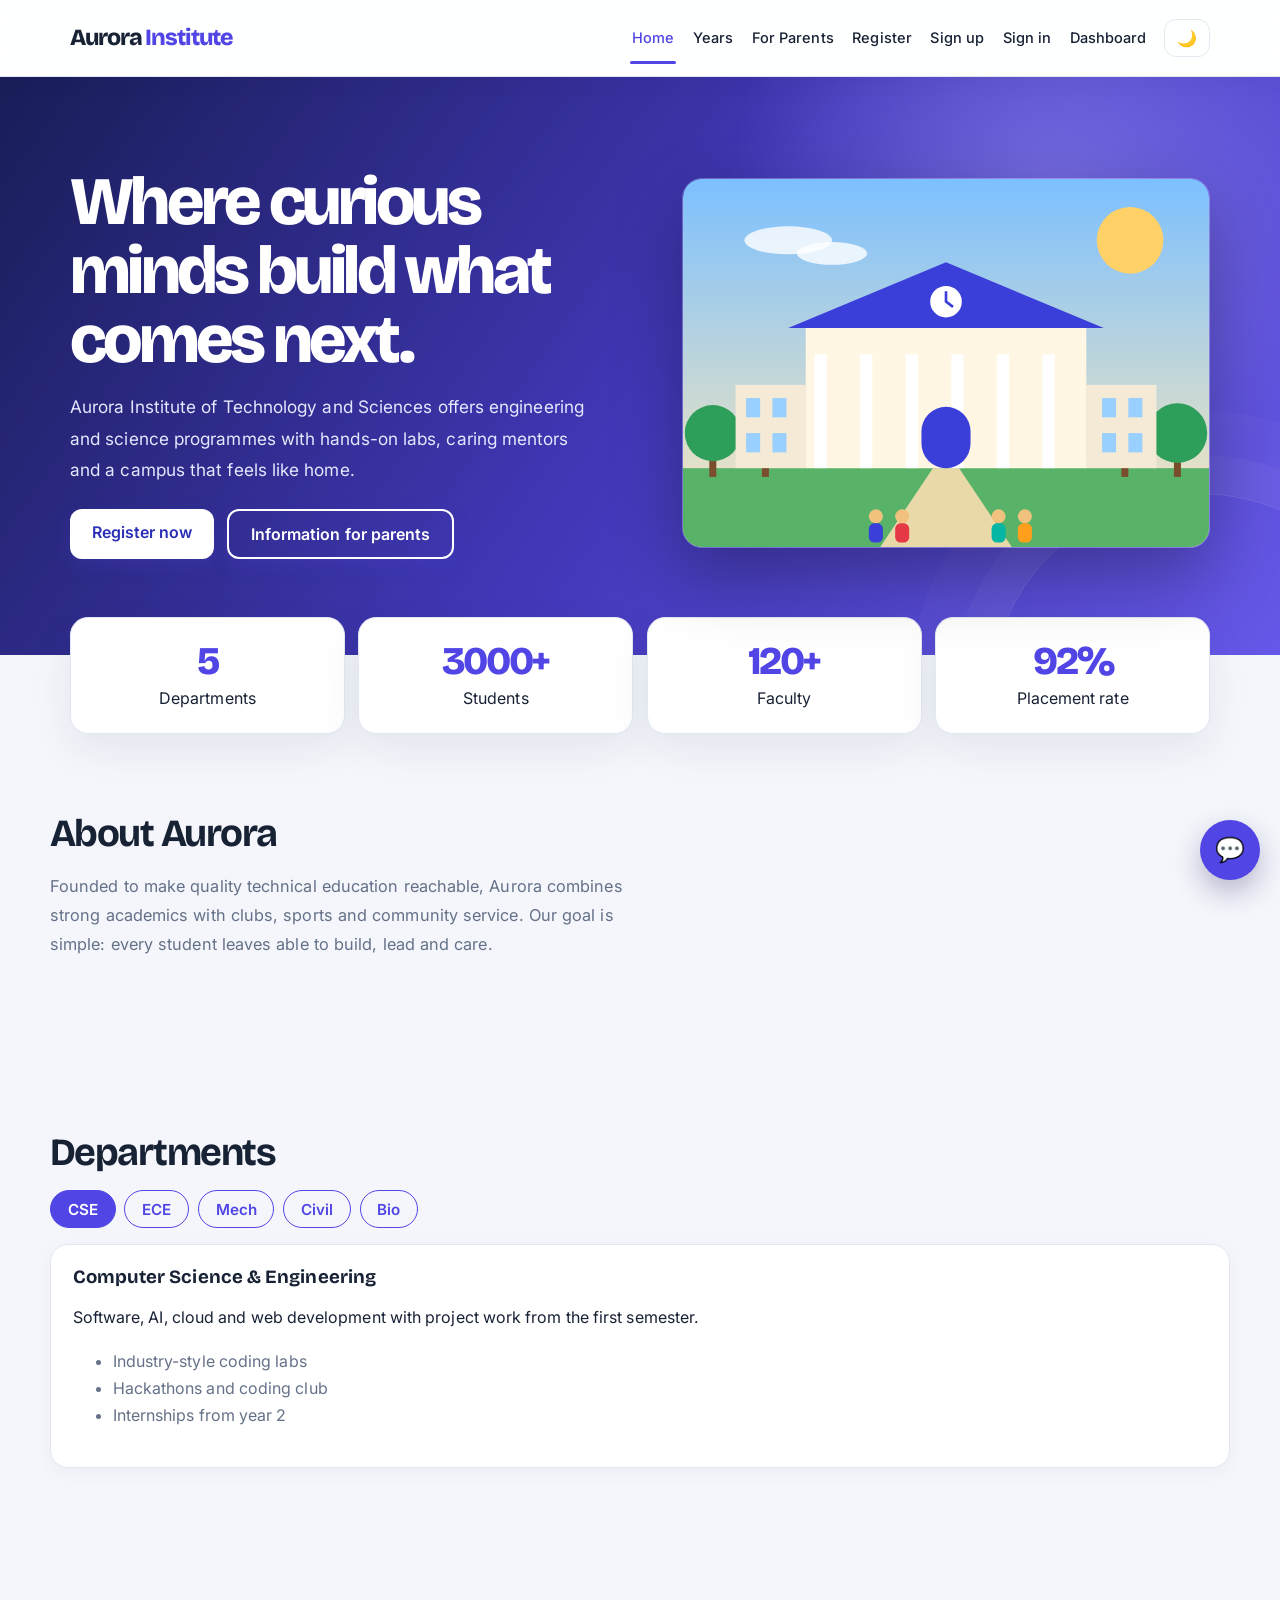
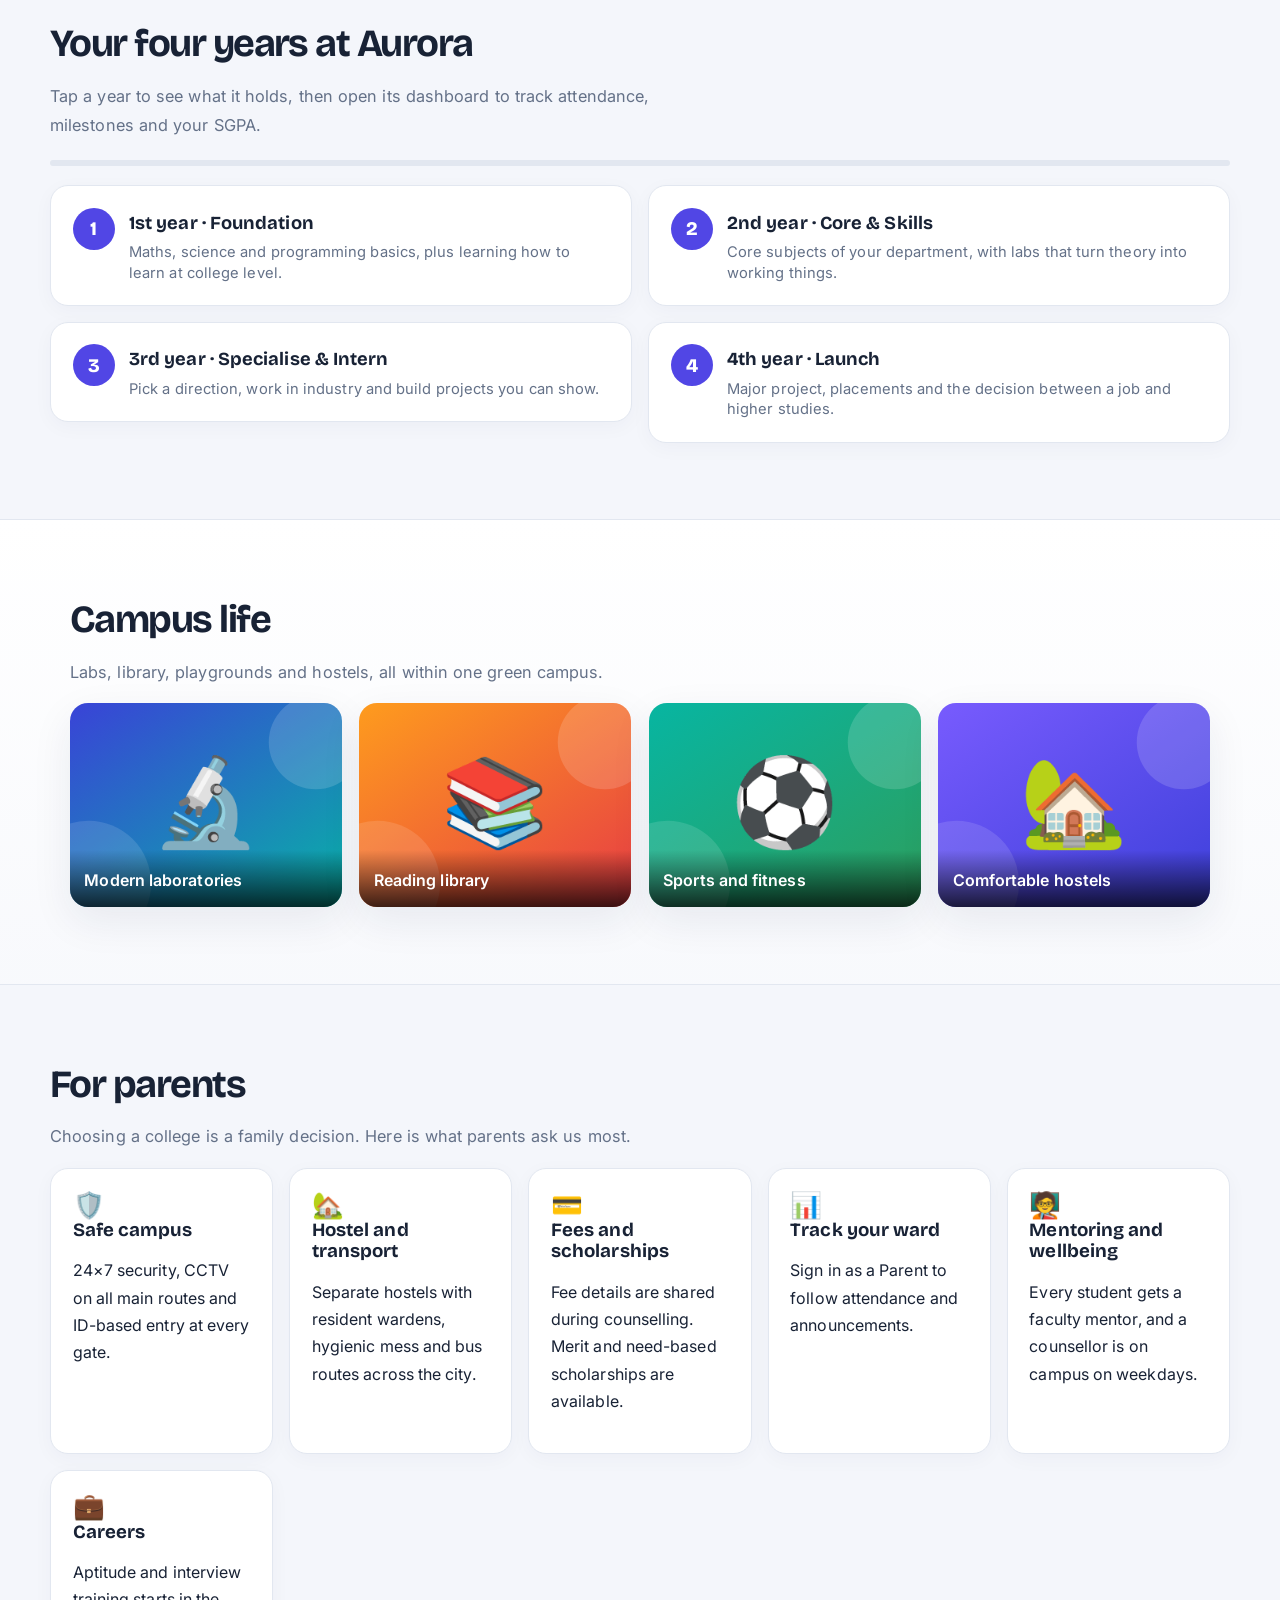
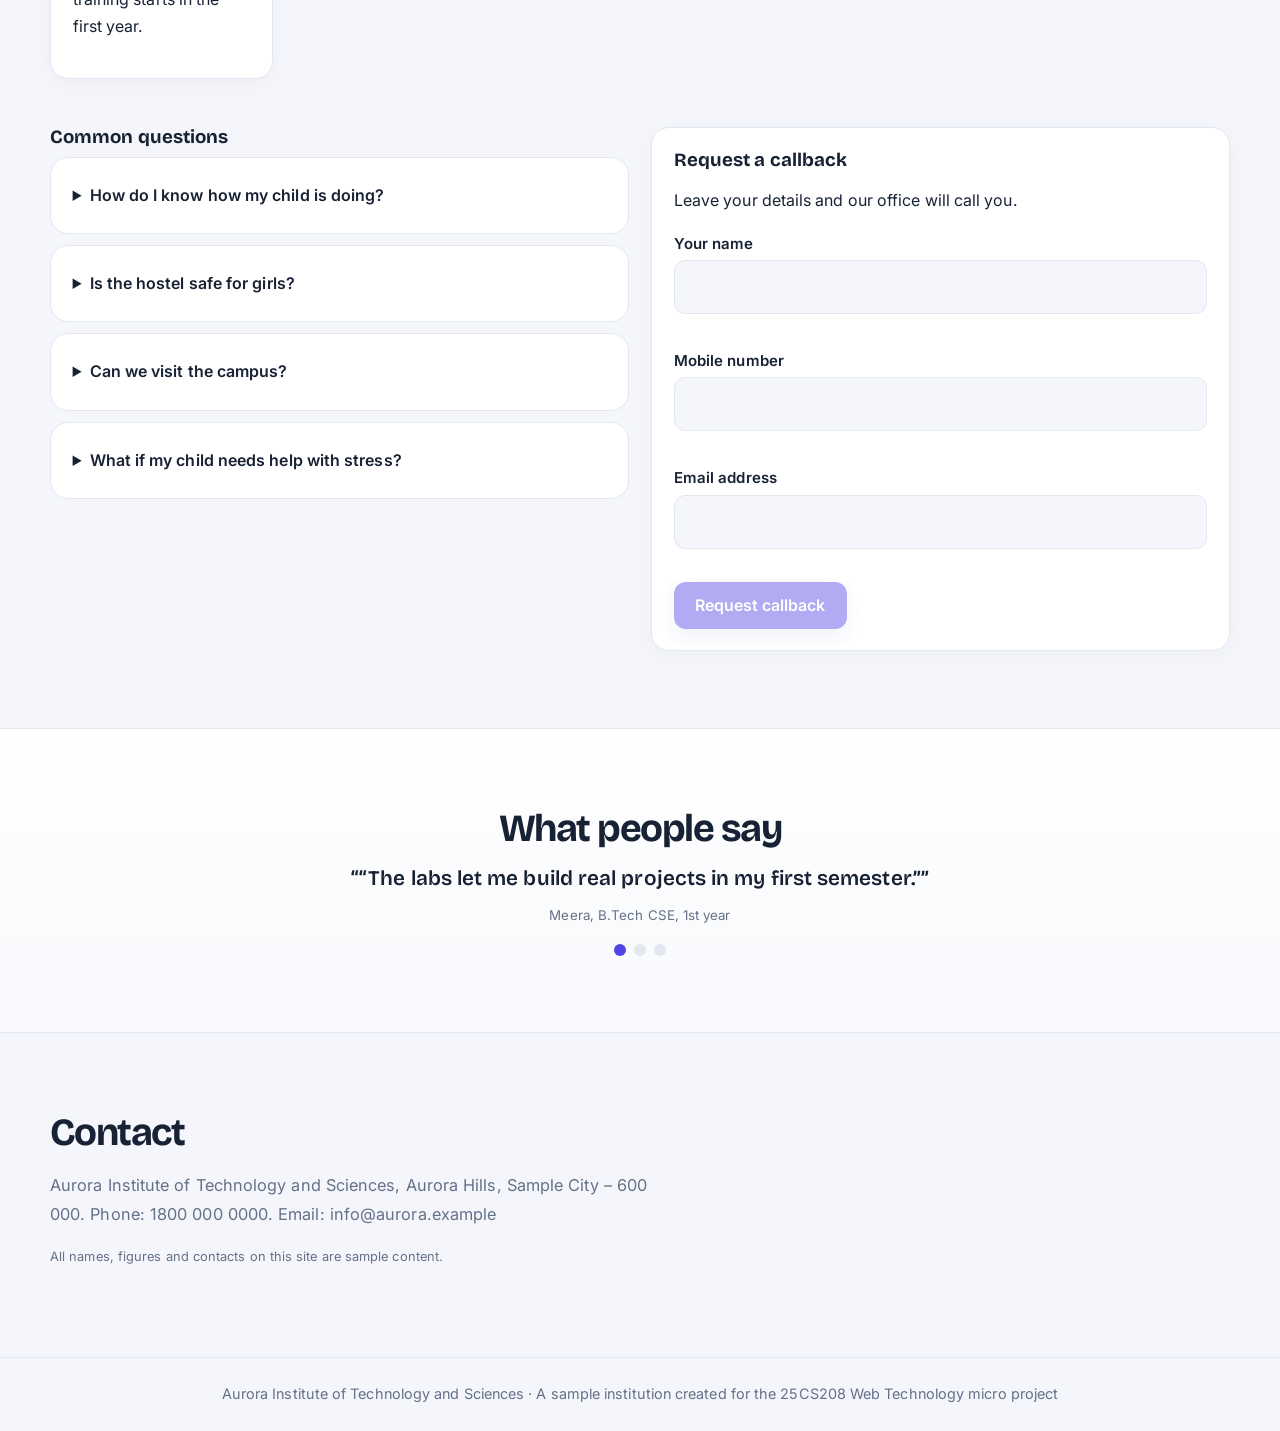
<file: index.html>
<!DOCTYPE html>
<html lang="en"><head><meta charset="UTF-8"><meta name="viewport" content="width=device-width,initial-scale=1">
<title>Home | Aurora Institute</title>
<link rel="stylesheet" href="css/styles.css"><link rel="stylesheet" href="css/layout.css"><link rel="stylesheet" href="css/years.css">
<script src="js/theme.js" defer></script>
<script src="js/validation.js" defer></script><script src="js/ui.js" defer></script><script src="js/years.js" defer></script><script src="js/chatbot.js" defer></script></head><body>
<header class="site-header"><div class="container">
  <a class="logo" href="index.html">Aurora<span>Institute</span></a>
  <ul id="menu">
    <li><a href="index.html" class="active">Home</a></li>
    <li><a href="index.html#years">Years</a></li>
    <li><a href="index.html#parents">For Parents</a></li>
    <li><a href="register.html" >Register</a></li>
    <li><a href="signup.html" >Sign up</a></li>
    <li><a href="signin.html" >Sign in</a></li>
    <li><a href="home.html" >Dashboard</a></li>
  </ul>
  <button class="icon-btn" id="themeToggle" aria-label="Toggle light or dark mode">🌙</button>
  <button class="icon-btn" id="menuBtn" aria-label="Open menu">☰</button>
</div></header>
<main>
<section class="hero-wrap"><div class="container hero-grid"><div><h1>Where curious minds build what comes next.</h1>
<p>Aurora Institute of Technology and Sciences offers engineering and science programmes with hands-on labs, caring mentors and a campus that feels like home.</p>
<div class="actions"><a class="btn light" href="register.html">Register now</a><a class="btn ghost-w" href="#parents">Information for parents</a></div></div>
<img src="img/hero-campus.svg" alt="Illustration of the Aurora Institute main building with students and trees"></div></section>
<div class="container"><div class="stats"><div class="card lift"><b data-count="5">0</b>Departments</div><div class="card lift"><b data-count="3000" data-suffix="+">0</b>Students</div><div class="card lift"><b data-count="120" data-suffix="+">0</b>Faculty</div><div class="card lift"><b data-count="92" data-suffix="%">0</b>Placement rate</div></div></div>
<section class="section container" id="about"><h2>About Aurora</h2><p class="sub">Founded to make quality technical education reachable, Aurora combines strong academics with clubs, sports and community service. Our goal is simple: every student leaves able to build, lead and care.</p></section>
<section class="section container" id="departments"><h2>Departments</h2><div class="tabs" role="tablist"><button class="tab active" data-tab="d0">CSE</button><button class="tab" data-tab="d1">ECE</button><button class="tab" data-tab="d2">Mech</button><button class="tab" data-tab="d3">Civil</button><button class="tab" data-tab="d4">Bio</button></div><div class="panel card active" id="d0"><h3>Computer Science & Engineering</h3><p>Software, AI, cloud and web development with project work from the first semester.</p><ul><li>Industry-style coding labs</li><li>Hackathons and coding club</li><li>Internships from year 2</li></ul></div><div class="panel card" id="d1"><h3>Electronics & Communication</h3><p>Circuits, embedded systems, IoT and communication technologies.</p><ul><li>Embedded and IoT lab</li><li>Robotics club</li><li>Research with faculty mentors</li></ul></div><div class="panel card" id="d2"><h3>Mechanical Engineering</h3><p>Design, manufacturing and thermal engineering with a modern workshop.</p><ul><li>CAD and 3D printing</li><li>Automotive club</li><li>Plant visits</li></ul></div><div class="panel card" id="d3"><h3>Civil Engineering</h3><p>Structures, surveying and sustainable construction.</p><ul><li>Survey camps</li><li>Materials testing lab</li><li>Green building projects</li></ul></div><div class="panel card" id="d4"><h3>Biotechnology</h3><p>Life sciences meets engineering: genetics, bioprocess and health tech.</p><ul><li>Cell culture lab</li><li>Bioinformatics tools</li><li>Hospital and industry tie-ups</li></ul></div></section>
<section class="section container" id="years"><h2>Your four years at Aurora</h2><p class="sub">Tap a year to see what it holds, then open its dashboard to track attendance, milestones and your SGPA.</p><div id="journey"></div></section>
<section class="section band" id="campus"><div class="container"><h2>Campus life</h2><p class="sub">Labs, library, playgrounds and hostels, all within one green campus.</p><div class="gallery"><figure class="tile"><img src="img/lab.svg" alt="Modern laboratories"><figcaption>Modern laboratories</figcaption></figure><figure class="tile"><img src="img/library.svg" alt="Reading library"><figcaption>Reading library</figcaption></figure><figure class="tile"><img src="img/sports.svg" alt="Sports and fitness"><figcaption>Sports and fitness</figcaption></figure><figure class="tile"><img src="img/hostel.svg" alt="Comfortable hostels"><figcaption>Comfortable hostels</figcaption></figure></div></div></section>
<section class="section container" id="parents"><h2>For parents</h2><p class="sub">Choosing a college is a family decision. Here is what parents ask us most.</p><div class="cards" style="margin-top:1rem"><article class="card lift"><h3><span>🛡️</span>Safe campus</h3><p>24×7 security, CCTV on all main routes and ID-based entry at every gate.</p></article><article class="card lift"><h3><span>🏡</span>Hostel and transport</h3><p>Separate hostels with resident wardens, hygienic mess and bus routes across the city.</p></article><article class="card lift"><h3><span>💳</span>Fees and scholarships</h3><p>Fee details are shared during counselling. Merit and need-based scholarships are available.</p></article><article class="card lift"><h3><span>📊</span>Track your ward</h3><p>Sign in as a Parent to follow attendance and announcements.</p></article><article class="card lift"><h3><span>🧑‍🏫</span>Mentoring and wellbeing</h3><p>Every student gets a faculty mentor, and a counsellor is on campus on weekdays.</p></article><article class="card lift"><h3><span>💼</span>Careers</h3><p>Aptitude and interview training starts in the first year.</p></article></div>
<div class="split"><div><h3>Common questions</h3><details class="card"><summary>How do I know how my child is doing?</summary><p>Sign in as a Parent to view attendance. Mentors also call parents each semester.</p></details><details class="card"><summary>Is the hostel safe for girls?</summary><p>Yes. The girls’ hostel has its own gate, women wardens and round-the-clock security.</p></details><details class="card"><summary>Can we visit the campus?</summary><p>Yes. Use the callback form and the office will arrange a campus visit.</p></details><details class="card"><summary>What if my child needs help with stress?</summary><p>The on-campus counsellor and the faculty mentor are the first contacts. Parents are informed when needed.</p></details></div>
<div class="card"><h3>Request a callback</h3><p>Leave your details and our office will call you.</p><div id="alert" class="alert" role="alert"></div>
<form data-msg="Thank you! We will call you back soon." novalidate><div class="field"><label for="pname">Your name</label><input id="pname" name="pname" type="text" data-rule="name" ><span class="error-msg"></span></div><div class="field"><label for="pmobile">Mobile number</label><input id="pmobile" name="pmobile" type="tel" data-rule="mobile" maxlength="10"><span class="error-msg"></span></div><div class="field"><label for="pemail">Email address</label><input id="pemail" name="pemail" type="email" data-rule="email" ><span class="error-msg"></span></div><button class="btn" type="submit" disabled>Request callback</button></form></div></div></section>
<section class="section band"><div class="container"><h2 style="text-align:center">What people say</h2><div class="slide active"><q>“The labs let me build real projects in my first semester.”</q><small>Meera, B.Tech CSE, 1st year</small></div><div class="slide"><q>“We could see her attendance and talk to the mentor whenever we wanted.”</q><small>Mr. Rajan, parent</small></div><div class="slide"><q>“Placement training here changed how I face interviews.”</q><small>Arjun, alumnus</small></div><div class="dots"></div></div></section>
<section class="section container" id="contact"><h2>Contact</h2><p class="sub">Aurora Institute of Technology and Sciences, Aurora Hills, Sample City – 600 000. Phone: 1800 000 0000. Email: info@aurora.example</p><p class="sample">All names, figures and contacts on this site are sample content.</p></section>
</main>
<footer><div class="container">Aurora Institute of Technology and Sciences · A sample institution created for the 25CS208 Web Technology micro project</div></footer></body></html>
</file>
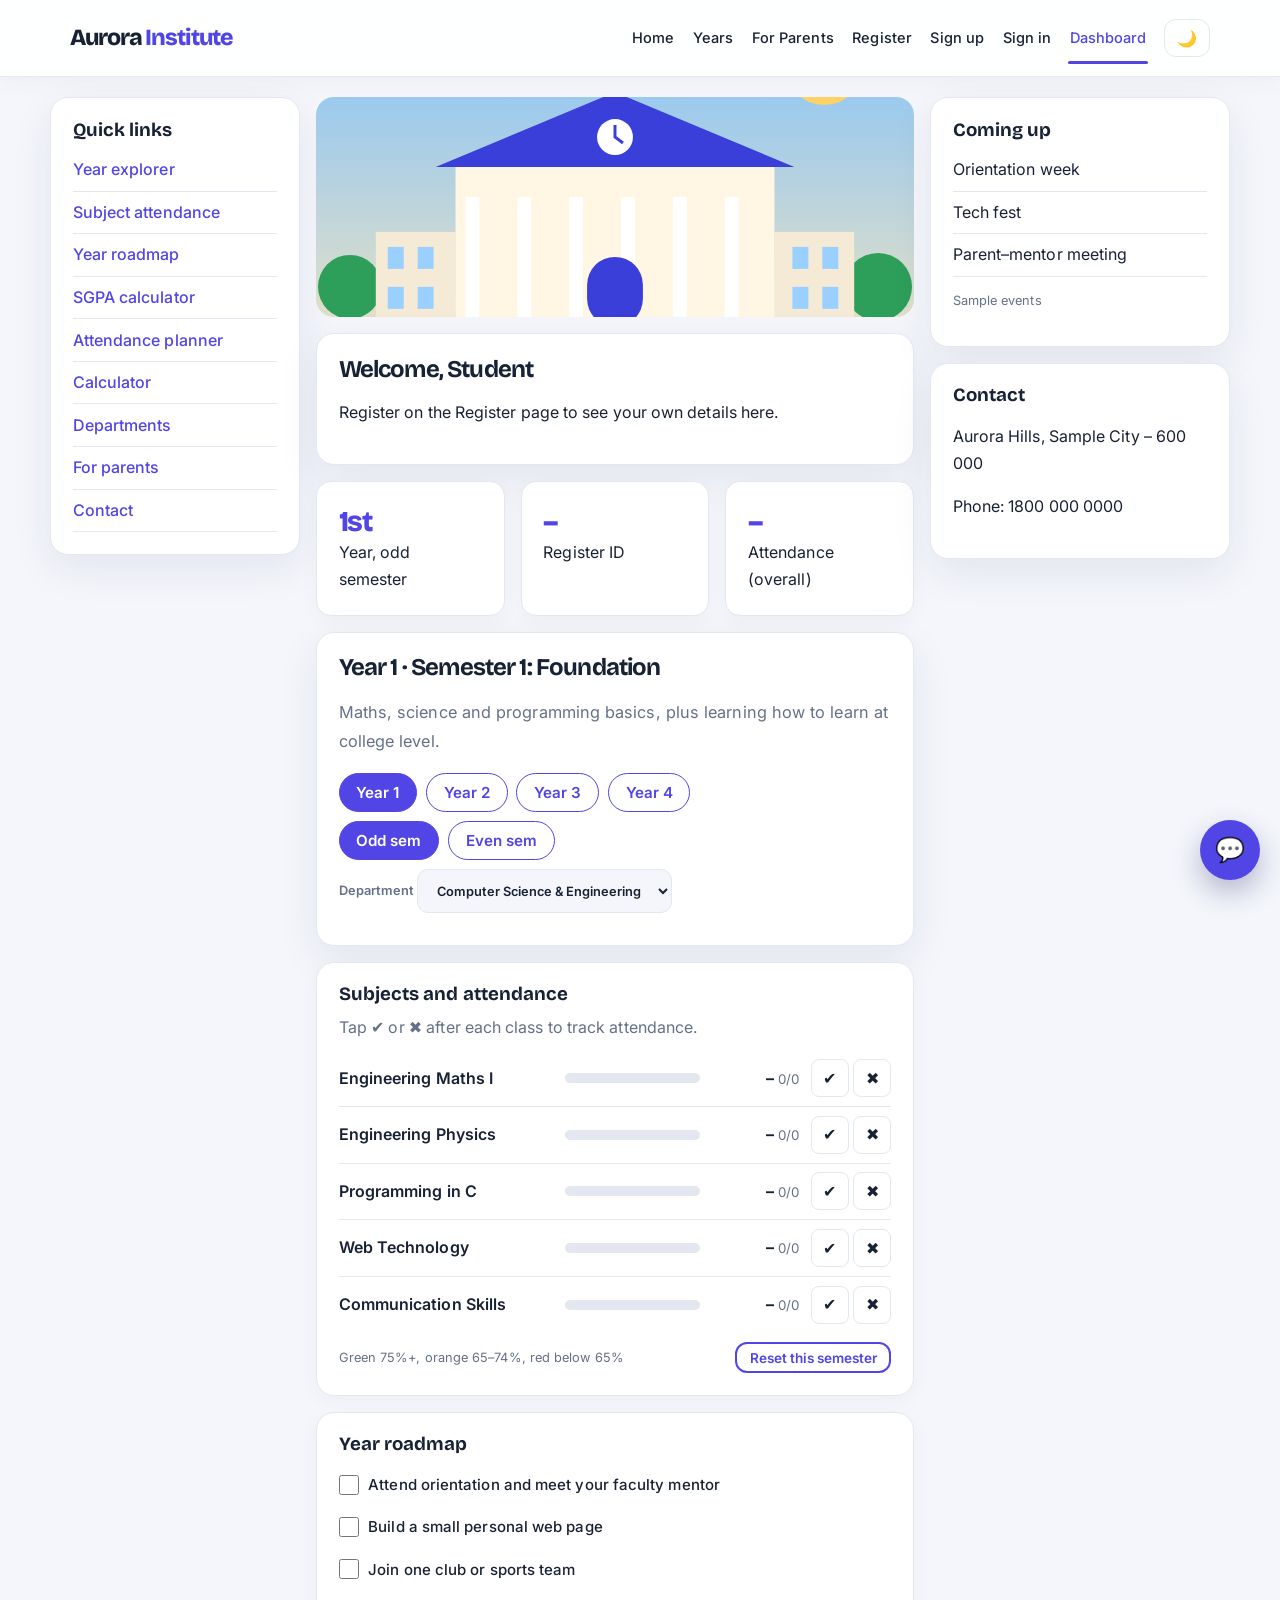
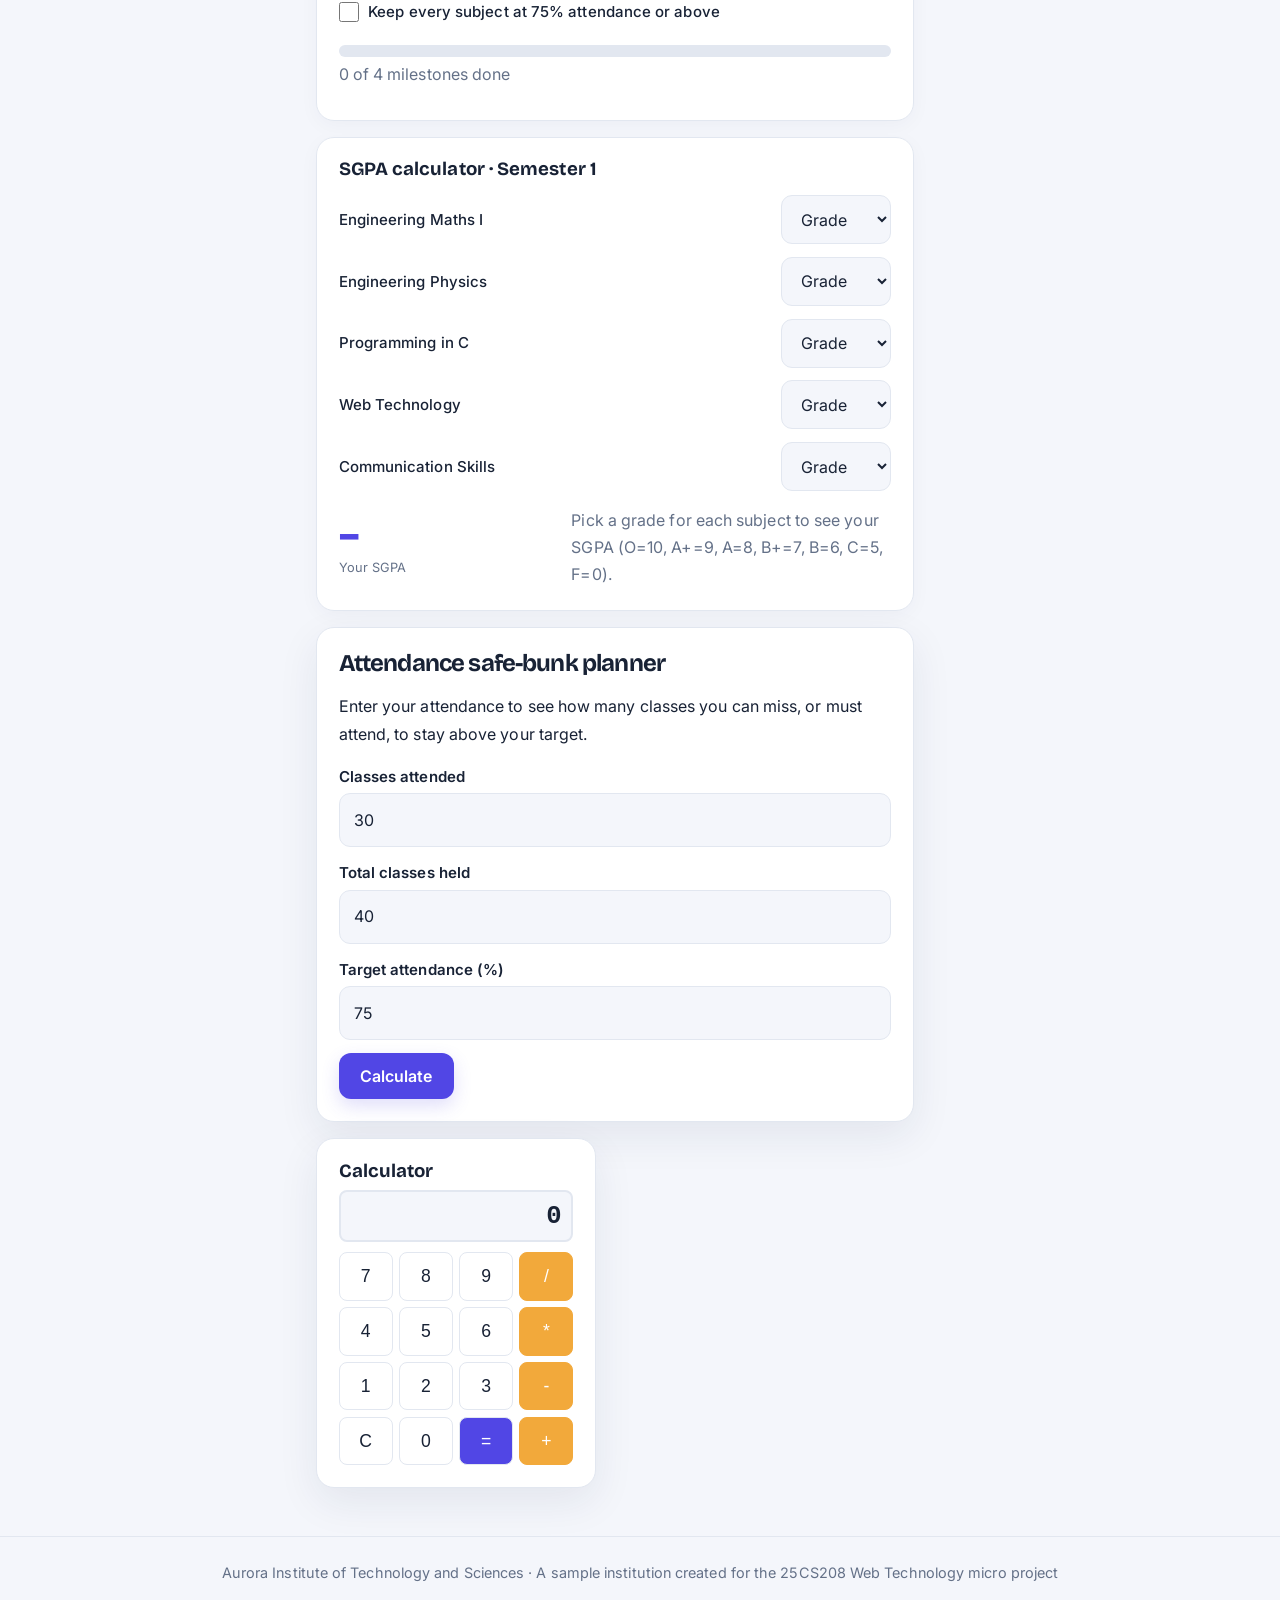
<file: home.html>
<!DOCTYPE html>
<html lang="en"><head><meta charset="UTF-8"><meta name="viewport" content="width=device-width,initial-scale=1">
<title>Dashboard | Aurora Institute</title>
<link rel="stylesheet" href="css/styles.css"><link rel="stylesheet" href="css/layout.css"><link rel="stylesheet" href="css/years.css">
<script src="js/theme.js" defer></script>
<script src="js/calculator.js" defer></script><script src="js/planner.js" defer></script><script src="js/profile.js" defer></script><script src="js/years.js" defer></script><script src="js/chatbot.js" defer></script></head><body>
<header class="site-header"><div class="container">
  <a class="logo" href="index.html">Aurora<span>Institute</span></a>
  <ul id="menu">
    <li><a href="index.html" >Home</a></li>
    <li><a href="index.html#years">Years</a></li>
    <li><a href="index.html#parents">For Parents</a></li>
    <li><a href="register.html" >Register</a></li>
    <li><a href="signup.html" >Sign up</a></li>
    <li><a href="signin.html" >Sign in</a></li>
    <li><a href="home.html" class="active">Dashboard</a></li>
  </ul>
  <button class="icon-btn" id="themeToggle" aria-label="Toggle light or dark mode">🌙</button>
  <button class="icon-btn" id="menuBtn" aria-label="Open menu">☰</button>
</div></header>
<div class="container dashboard">
<aside><div class="card"><h3>Quick links</h3><ul class="side-list links"><li><a href="#yearCard">Year explorer</a></li><li><a href="#subjects">Subject attendance</a></li><li><a href="#roadmap">Year roadmap</a></li><li><a href="#gpa">SGPA calculator</a></li><li><a href="#planner">Attendance planner</a></li><li><a href="#calculator">Calculator</a></li><li><a href="index.html#departments">Departments</a></li><li><a href="index.html#parents">For parents</a></li><li><a href="index.html#contact">Contact</a></li></ul></div></aside>
<main><img class="banner-img" src="img/hero-campus.svg" alt="Aurora campus">
<div class="card"><h2>Welcome, <span id="uName">Student</span></h2><p id="uInfo">Register on the Register page to see your own details here.</p></div>
<div class="stat-row"><div class="card"><b id="stYear">1st</b><span id="stSem">Year, odd semester</span></div><div class="card"><b id="stReg">&ndash;</b>Register ID</div><div class="card"><b id="stAtt">&ndash;</b>Attendance (overall)</div></div>
<div class="card" id="yearCard"><h2 id="yearTitle">Year 1</h2><p id="yearDesc" class="sub"></p>
<div class="yearbar"><div class="tabs" id="yearTabs" role="tablist" aria-label="Choose year"><button class="tab" data-y="1">Year 1</button><button class="tab" data-y="2">Year 2</button><button class="tab" data-y="3">Year 3</button><button class="tab" data-y="4">Year 4</button></div>
<div class="tabs" id="termTabs" aria-label="Choose semester"><button class="tab" data-t="odd">Odd sem</button><button class="tab" data-t="even">Even sem</button></div>
<label class="sample" for="deptSel" style="margin:0">Department <select id="deptSel"></select></label></div></div>
<div id="yearBody">
<div class="card" id="subjects"><h3>Subjects and attendance</h3><p class="hint" id="overall"></p><div id="subjList"></div><div class="row-end"><span class="sample">Green 75%+, orange 65–74%, red below 65%</span><button type="button" class="btn ghost small" id="resetAtt">Reset this semester</button></div></div>
<div class="card" id="roadmap"><h3>Year roadmap</h3><ul class="ms" id="msList"></ul><div class="pbar"><i id="msBar"></i></div><p class="hint" id="msText"></p></div>
<div class="card" id="gpa"><h3>SGPA calculator · <span id="gpaSems"></span></h3><div id="gpaList"></div><div class="row-end"><div><div class="sgpa" id="sgpa">–</div><small class="sample">Your SGPA</small></div><p class="hint" id="gpaMsg" style="max-width:32ch;margin:0"></p></div></div>
</div>
<div class="card" id="planner"><h2>Attendance safe-bunk planner</h2>
<p>Enter your attendance to see how many classes you can miss, or must attend, to stay above your target.</p>
<form id="plannerForm" novalidate>
<div class="field"><label for="attended">Classes attended</label><input id="attended" type="number" min="0" step="1" value="30"></div>
<div class="field"><label for="total">Total classes held</label><input id="total" type="number" min="1" step="1" value="40"></div>
<div class="field"><label for="target">Target attendance (%)</label><input id="target" type="number" min="1" max="99" step="1" value="75"></div>
<button class="btn" type="submit">Calculate</button></form>
<div id="plannerResult" class="alert" role="status"></div></div>
<div class="card calc" id="calculator"><h3>Calculator</h3><div id="calcDisplay">0</div><div class="keys" id="keys"></div></div></main>
<aside><div class="card"><h3>Coming up</h3><ul class="side-list" id="events"><li>Orientation week</li></ul><p class="sample">Sample events</p></div>
<div class="card"><h3>Contact</h3><p>Aurora Hills, Sample City – 600 000</p><p>Phone: 1800 000 0000</p></div></aside></div>
<footer><div class="container">Aurora Institute of Technology and Sciences · A sample institution created for the 25CS208 Web Technology micro project</div></footer></body></html>
</file>
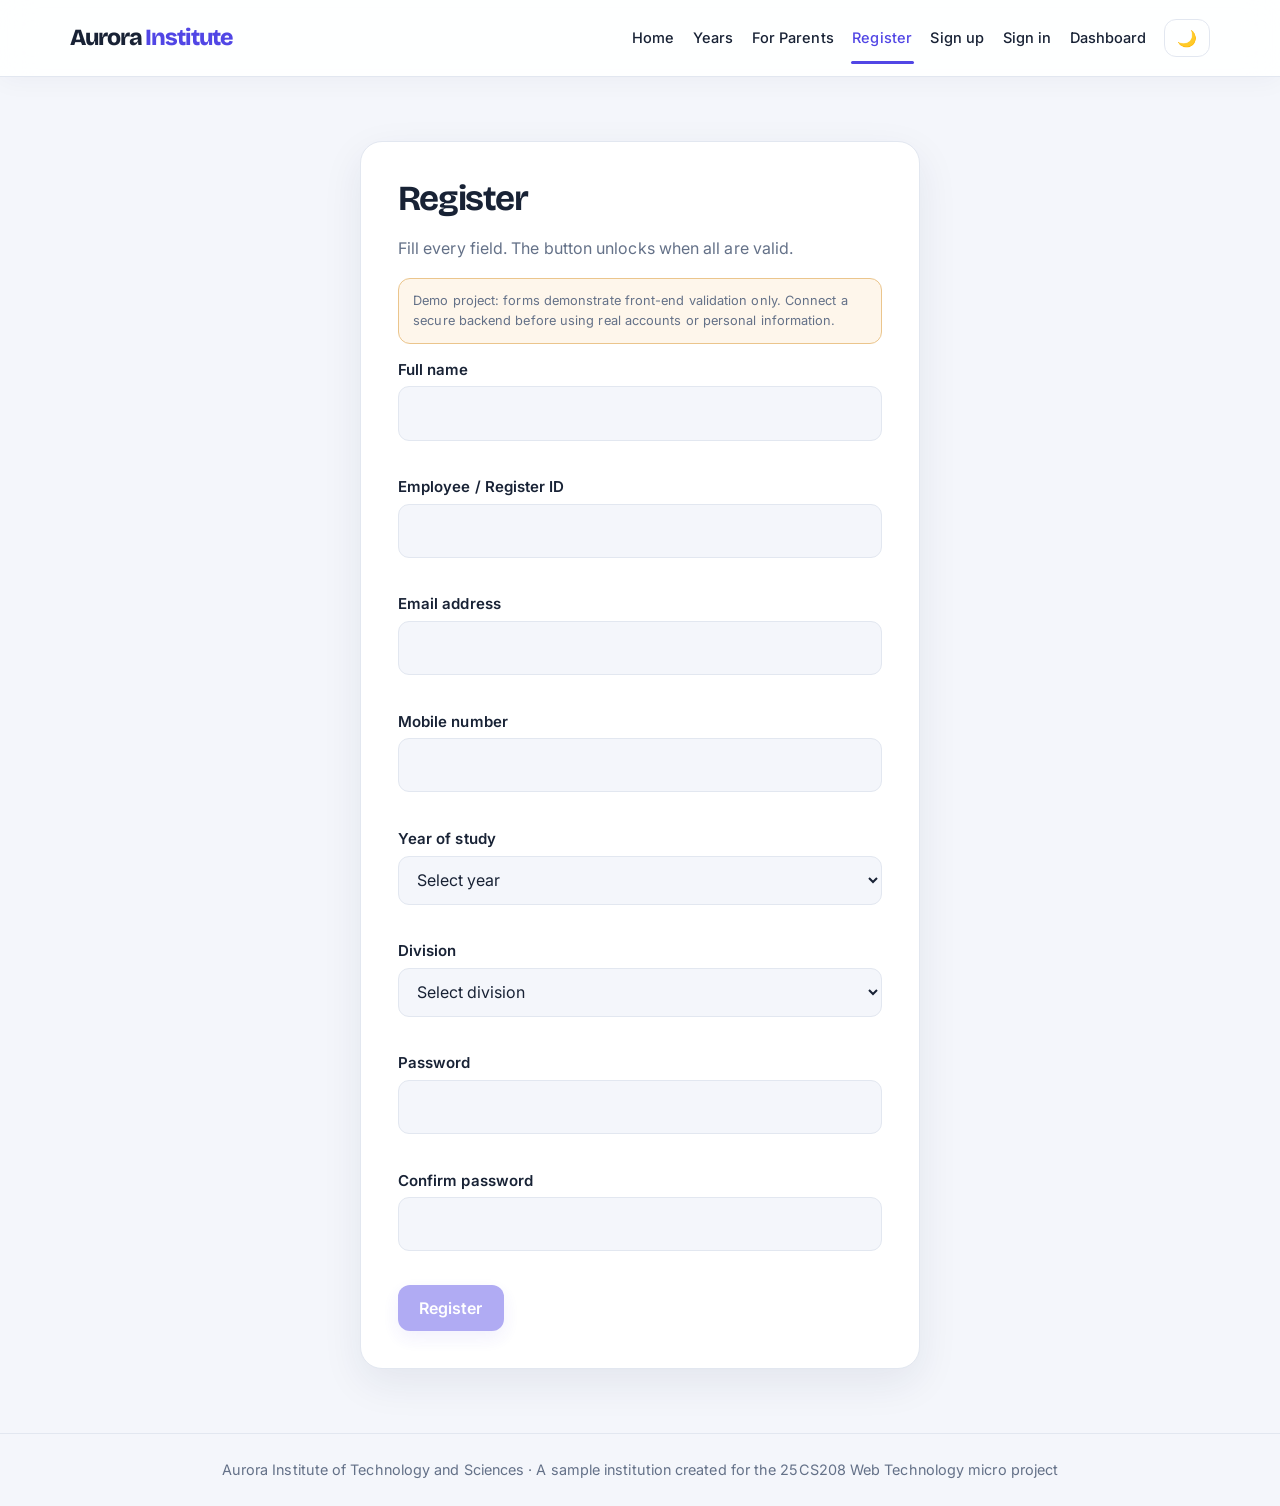
<file: register.html>
<!DOCTYPE html>
<html lang="en"><head><meta charset="UTF-8"><meta name="viewport" content="width=device-width,initial-scale=1">
<title>Register | Aurora Institute</title>
<link rel="stylesheet" href="css/styles.css"><link rel="stylesheet" href="css/layout.css">
<script src="js/theme.js" defer></script>
<script src="js/validation.js" defer></script></head><body>
<header class="site-header"><div class="container">
  <a class="logo" href="index.html">Aurora<span>Institute</span></a>
  <ul id="menu">
    <li><a href="index.html" >Home</a></li>
    <li><a href="index.html#years">Years</a></li>
    <li><a href="index.html#parents">For Parents</a></li>
    <li><a href="register.html" class="active">Register</a></li>
    <li><a href="signup.html" >Sign up</a></li>
    <li><a href="signin.html" >Sign in</a></li>
    <li><a href="home.html" >Dashboard</a></li>
  </ul>
  <button class="icon-btn" id="themeToggle" aria-label="Toggle light or dark mode">🌙</button>
  <button class="icon-btn" id="menuBtn" aria-label="Open menu">☰</button>
</div></header>
<div class="form-wrap card"><h1>Register</h1><p>Fill every field. The button unlocks when all are valid.</p><div id="alert" class="alert" role="alert"></div><p class="sample demo-note">Demo project: forms demonstrate front-end validation only. Connect a secure backend before using real accounts or personal information.</p>
<form id="regForm" data-next="signin.html" novalidate>
<div class="field"><label for="fullName">Full name</label><input id="fullName" name="fullName" type="text" data-rule="name" autocomplete="name"><span class="error-msg"></span></div>
<div class="field"><label for="empId">Employee / Register ID</label><input id="empId" name="empId" type="text" data-rule="empId" maxlength="12"><span class="error-msg"></span></div>
<div class="field"><label for="email">Email address</label><input id="email" name="email" type="email" data-rule="email" autocomplete="email"><span class="error-msg"></span></div>
<div class="field"><label for="mobile">Mobile number</label><input id="mobile" name="mobile" type="tel" data-rule="mobile" maxlength="10"><span class="error-msg"></span></div>
<div class="field"><label for="year">Year of study</label><select id="year" name="year" data-rule="year"><option value="">Select year</option><option value="1">1st year</option><option value="2">2nd year</option><option value="3">3rd year</option><option value="4">4th year</option></select><span class="error-msg"></span></div>
<div class="field"><label for="dept">Division</label><select id="dept" name="dept" data-rule="dept"><option value="">Select division</option><option>CSE</option><option>ECE</option><option>Biotechnology</option><option>Mechanical</option><option>Civil</option></select><span class="error-msg"></span></div>
<div class="field"><label for="password">Password</label><input id="password" name="password" type="password" data-rule="password" autocomplete="new-password"><span class="error-msg"></span></div>
<div class="field"><label for="confirm">Confirm password</label><input id="confirm" name="confirm" type="password" data-rule="confirm" ><span class="error-msg"></span></div>
<button class="btn" type="submit" disabled>Register</button></form></div>
<footer><div class="container">Aurora Institute of Technology and Sciences · A sample institution created for the 25CS208 Web Technology micro project</div></footer></body></html>
</file>
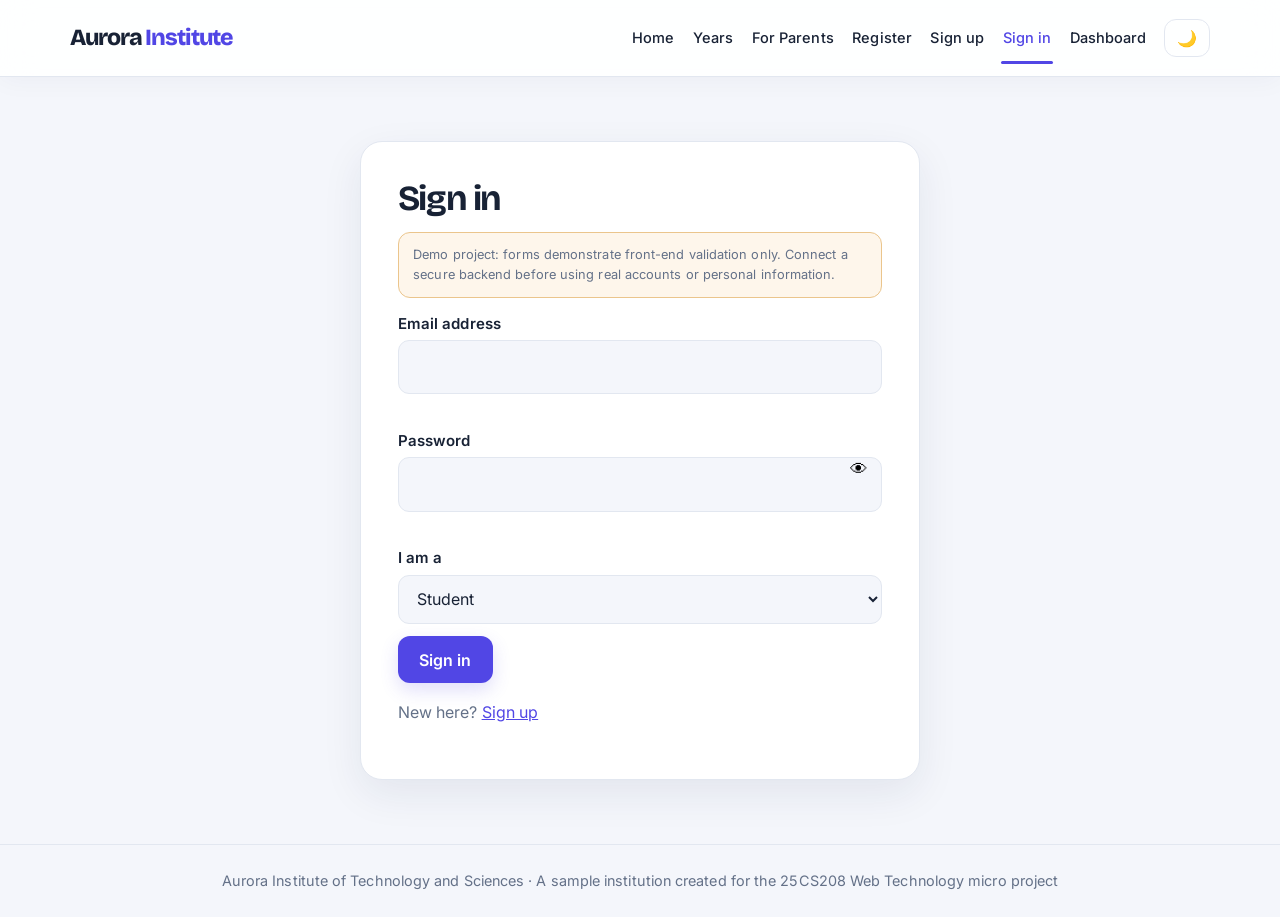
<file: signin.html>
<!DOCTYPE html>
<html lang="en"><head><meta charset="UTF-8"><meta name="viewport" content="width=device-width,initial-scale=1">
<title>Sign in | Aurora Institute</title>
<link rel="stylesheet" href="css/styles.css"><link rel="stylesheet" href="css/layout.css">
<script src="js/theme.js" defer></script>
<script src="js/validation.js" defer></script></head><body>
<header class="site-header"><div class="container">
  <a class="logo" href="index.html">Aurora<span>Institute</span></a>
  <ul id="menu">
    <li><a href="index.html" >Home</a></li>
    <li><a href="index.html#years">Years</a></li>
    <li><a href="index.html#parents">For Parents</a></li>
    <li><a href="register.html" >Register</a></li>
    <li><a href="signup.html" >Sign up</a></li>
    <li><a href="signin.html" class="active">Sign in</a></li>
    <li><a href="home.html" >Dashboard</a></li>
  </ul>
  <button class="icon-btn" id="themeToggle" aria-label="Toggle light or dark mode">🌙</button>
  <button class="icon-btn" id="menuBtn" aria-label="Open menu">☰</button>
</div></header>
<div class="form-wrap card"><h1>Sign in</h1><div id="alert" class="alert" role="alert"></div><p class="sample demo-note">Demo project: forms demonstrate front-end validation only. Connect a secure backend before using real accounts or personal information.</p><form data-keep data-next="home.html" novalidate>
<div class="field"><label for="email">Email address</label><input id="email" name="email" type="email" data-rule="email" ><span class="error-msg"></span></div>
<div class="field"><label for="password">Password</label><input id="password" type="password" data-rule="loginpass"><button type="button" class="eye" data-target="password" aria-label="Show or hide password">👁</button><span class="error-msg"></span></div>
<div class="field"><label for="role">I am a</label><select id="role"><option value="student">Student</option><option value="parent">Parent</option></select></div>
<button class="btn" type="submit">Sign in</button></form><p>New here? <a href="signup.html">Sign up</a></p></div>
<footer><div class="container">Aurora Institute of Technology and Sciences · A sample institution created for the 25CS208 Web Technology micro project</div></footer></body></html>
</file>
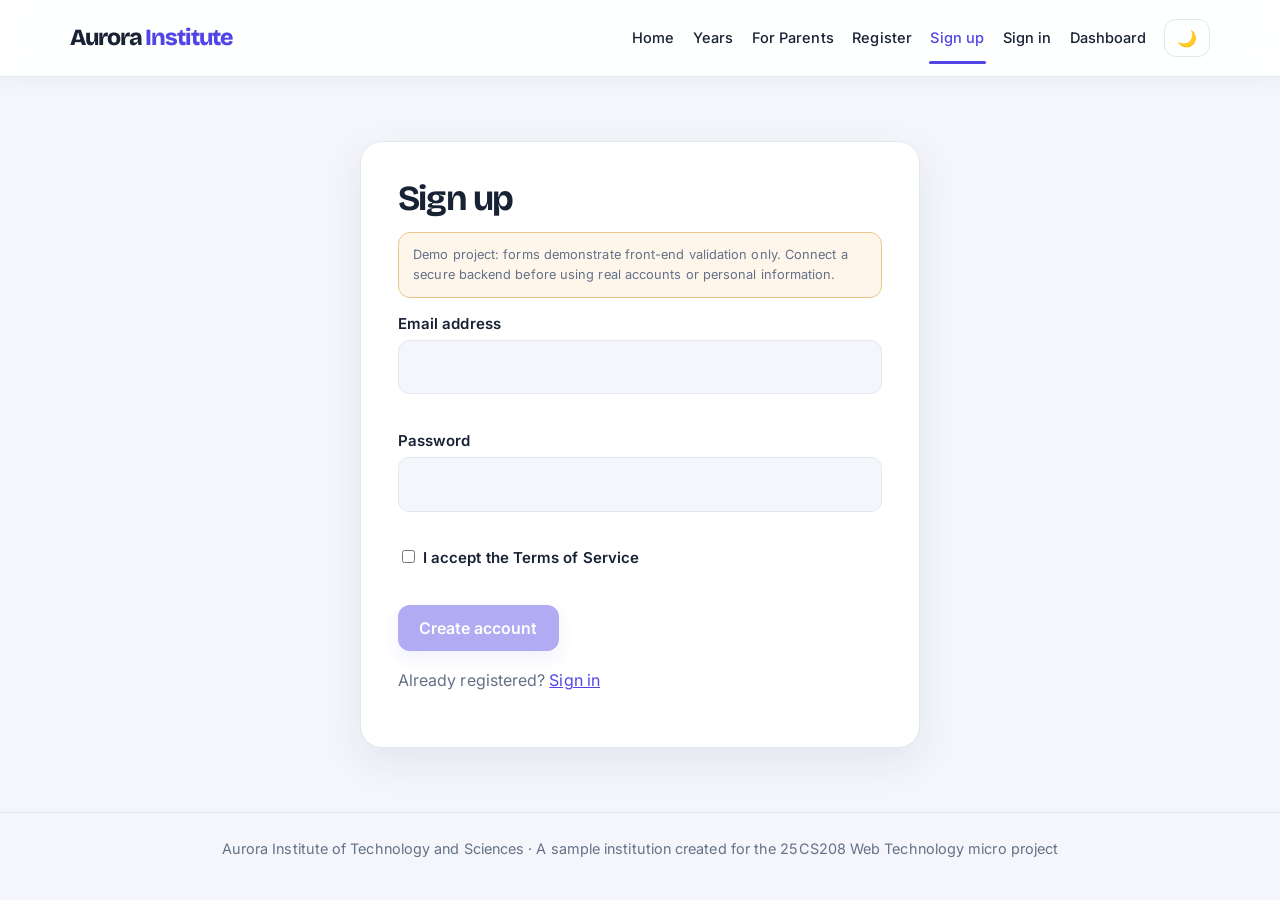
<file: signup.html>
<!DOCTYPE html>
<html lang="en"><head><meta charset="UTF-8"><meta name="viewport" content="width=device-width,initial-scale=1">
<title>Sign up | Aurora Institute</title>
<link rel="stylesheet" href="css/styles.css"><link rel="stylesheet" href="css/layout.css">
<script src="js/theme.js" defer></script>
<script src="js/validation.js" defer></script></head><body>
<header class="site-header"><div class="container">
  <a class="logo" href="index.html">Aurora<span>Institute</span></a>
  <ul id="menu">
    <li><a href="index.html" >Home</a></li>
    <li><a href="index.html#years">Years</a></li>
    <li><a href="index.html#parents">For Parents</a></li>
    <li><a href="register.html" >Register</a></li>
    <li><a href="signup.html" class="active">Sign up</a></li>
    <li><a href="signin.html" >Sign in</a></li>
    <li><a href="home.html" >Dashboard</a></li>
  </ul>
  <button class="icon-btn" id="themeToggle" aria-label="Toggle light or dark mode">🌙</button>
  <button class="icon-btn" id="menuBtn" aria-label="Open menu">☰</button>
</div></header>
<div class="form-wrap card"><h1>Sign up</h1><div id="alert" class="alert" role="alert"></div><p class="sample demo-note">Demo project: forms demonstrate front-end validation only. Connect a secure backend before using real accounts or personal information.</p><form data-next="signin.html" novalidate>
<div class="field"><label for="email">Email address</label><input id="email" name="email" type="email" data-rule="email" ><span class="error-msg"></span></div>
<div class="field"><label for="password">Password</label><input id="password" name="password" type="password" data-rule="password" ><span class="error-msg"></span></div>
<div class="field"><label><input type="checkbox" id="terms" data-rule="terms">I accept the Terms of Service</label><span class="error-msg"></span></div>
<button class="btn" type="submit" disabled>Create account</button></form><p>Already registered? <a href="signin.html">Sign in</a></p></div>
<footer><div class="container">Aurora Institute of Technology and Sciences · A sample institution created for the 25CS208 Web Technology micro project</div></footer></body></html>
</file>
<file: css/styles.css>
@import url('https://fonts.googleapis.com/css2?family=Bricolage+Grotesque:wght@500;700;800&family=Inter:wght@400;500;600&display=swap');
:root{--bg:#f5f6fd;--card:#fff;--text:#15202b;--muted:#5a6776;--brand:#3b3fd9;--brand-ink:#fff;--accent:#ff9f1c;--border:#d9e0e8;--err:#c62828;--ok:#1b7f3b}
[data-theme="dark"]{--bg:#0d1020;--card:#171b33;--text:#e6edf3;--muted:#9bacbb;--brand:#8f94ff;--brand-ink:#0d1020;--accent:#ffb84d;--border:#283541;--err:#ff7b7b;--ok:#5fd28a}
*{box-sizing:border-box}
body{margin:0;font-family:Inter,system-ui,sans-serif;background:var(--bg);color:var(--text);line-height:1.6;transition:background .2s,color .2s}
h1,h2,h3{font-family:'Bricolage Grotesque',Inter,sans-serif;line-height:1.15;margin:0 0 .5rem}
a{color:var(--brand)}
:focus-visible{outline:3px solid var(--accent);outline-offset:2px}
.container{max-width:1100px;margin:0 auto;padding:0 1.25rem}
/* header */
.site-header{background:var(--card);border-bottom:1px solid var(--border);position:sticky;top:0;z-index:20}
.site-header .container{display:flex;align-items:center;gap:1rem;min-height:64px}
.logo{font-family:'Bricolage Grotesque',sans-serif;font-weight:800;font-size:1.3rem;text-decoration:none;color:var(--text);margin-right:auto}
.logo span{color:var(--accent)}
#menu{display:flex;gap:1.25rem;list-style:none;margin:0;padding:0}
#menu a{text-decoration:none;color:var(--text);font-weight:500}
#menu a:hover,#menu a.active{color:var(--brand)}
.icon-btn{background:none;border:1px solid var(--border);color:var(--text);border-radius:8px;padding:.4rem .7rem;cursor:pointer;font-size:1rem}
#menuBtn{display:none}
/* buttons */
.btn{display:inline-block;background:var(--brand);color:var(--brand-ink);border:0;border-radius:8px;padding:.7rem 1.3rem;font:600 1rem Inter,sans-serif;text-decoration:none;cursor:pointer}
.btn.ghost{background:transparent;color:var(--brand);border:2px solid var(--brand)}
.btn:disabled{opacity:.45;cursor:not-allowed}
/* hero */
.hero{padding:4.5rem 0 3rem}
.hero h1{font-size:clamp(2.2rem,6vw,4rem);font-weight:800;max-width:14ch}
.hero p{font-size:1.15rem;color:var(--muted);max-width:52ch}
.hero .actions{display:flex;gap:.8rem;flex-wrap:wrap;margin-top:1.5rem}
.cards{display:grid;grid-template-columns:repeat(auto-fit,minmax(220px,1fr));gap:1rem;padding-bottom:3rem}
.card{background:var(--card);border:1px solid var(--border);border-radius:12px;padding:1.25rem}
.outline{padding-bottom:3rem}.outline ol{color:var(--muted)}
footer{border-top:1px solid var(--border);padding:1.2rem 0;color:var(--muted);font-size:.9rem;text-align:center}
/* forms */
.form-wrap{max-width:520px;margin:2.5rem auto;padding:0 1.25rem}
.field{margin-bottom:1rem;position:relative}
label{display:block;font-weight:600;margin-bottom:.25rem}
input,select{width:100%;padding:.65rem .8rem;border:2px solid var(--border);border-radius:8px;background:var(--bg);color:var(--text);font:inherit}
input[type=checkbox]{width:auto;margin-right:.5rem}
input.invalid,select.invalid{border-color:var(--err);background:color-mix(in srgb,var(--err) 8%,var(--bg))}
input.valid,select.valid{border-color:var(--ok)}
.error-msg{display:block;color:var(--err);font-size:.85rem;min-height:1.1rem;margin-top:.2rem}
.eye{position:absolute;right:8px;top:30px;background:none;border:0;cursor:pointer;font-size:1.1rem}
.alert{padding:.8rem 1rem;border-radius:8px;margin-bottom:1rem;display:none;font-weight:500}
.alert.show{display:block}.alert.error{background:color-mix(in srgb,var(--err) 14%,var(--card));color:var(--err);border:1px solid var(--err)}
.alert.success{background:color-mix(in srgb,var(--ok) 14%,var(--card));color:var(--ok);border:1px solid var(--ok)}
/* calculator */
.calc{max-width:280px}
#calcDisplay{background:var(--bg);border:2px solid var(--border);border-radius:8px;text-align:right;font:600 1.6rem 'Courier New',monospace;padding:.6rem;margin-bottom:.6rem;min-height:3.2rem;overflow:hidden}
.keys{display:grid;grid-template-columns:repeat(4,1fr);gap:.4rem}
.keys button{padding:.8rem 0;font-size:1.1rem;border:1px solid var(--border);border-radius:8px;background:var(--card);color:var(--text);cursor:pointer}
.keys .op{background:var(--accent);color:#fff;border-color:var(--accent)}
.keys .eq{background:var(--brand);color:var(--brand-ink)}
/* chatbot */
#chatFab{position:fixed;right:20px;bottom:20px;width:56px;height:56px;border-radius:50%;border:0;background:var(--accent);color:#fff;font-size:1.5rem;cursor:pointer;box-shadow:0 4px 14px rgba(0,0,0,.3);z-index:50}
#chatPanel{position:fixed;right:20px;bottom:90px;width:min(340px,calc(100vw - 40px));height:420px;background:var(--card);border:1px solid var(--border);border-radius:12px;display:none;flex-direction:column;overflow:hidden;z-index:50;box-shadow:0 8px 24px rgba(0,0,0,.25)}
#chatPanel.open{display:flex}
.chat-head{background:var(--brand);color:var(--brand-ink);padding:.7rem 1rem;font-weight:700}
#chatLog{flex:1;overflow-y:auto;padding:.8rem;display:flex;flex-direction:column;gap:.5rem}
.user-msg,.bot-msg{max-width:82%;padding:.5rem .8rem;border-radius:12px;font-size:.92rem}
.user-msg{align-self:flex-end;background:var(--brand);color:var(--brand-ink)}
.bot-msg{align-self:flex-start;background:var(--bg);border:1px solid var(--border)}
#chatForm{display:flex;gap:.4rem;padding:.6rem;border-top:1px solid var(--border)}
#chatForm input{flex:1}
@media (prefers-reduced-motion:reduce){*{transition:none!important}}
.alert.warning{background:color-mix(in srgb,var(--accent) 16%,var(--card));color:var(--accent);border:1px solid var(--accent)}
#plannerResult{margin:1rem 0 0}
.links a{text-decoration:none;font-weight:500}.links a:hover{text-decoration:underline}
#chips{display:flex;flex-wrap:wrap;gap:.35rem;padding:.4rem .6rem 0}
#chips button{border:1px solid var(--brand);background:transparent;color:var(--brand);border-radius:999px;padding:.2rem .65rem;font-size:.8rem;cursor:pointer}
#chatPanel{height:460px}
html{scroll-behavior:smooth}

.hero-wrap{background:linear-gradient(135deg,#2b2fb8,#6a4cff);color:#fff;padding:3rem 0 5rem}
.hero-wrap h1{font-size:clamp(2.1rem,5vw,3.6rem);font-weight:800;max-width:16ch}
.hero-wrap p{color:#e4e6ff;max-width:48ch;font-size:1.1rem}
.hero-wrap img{width:100%;height:auto;border-radius:20px;box-shadow:0 14px 40px rgba(0,0,0,.35)}
.actions{display:flex;gap:.8rem;flex-wrap:wrap;margin-top:1.5rem}
.btn.light{background:#fff;color:#2b2fb8}.btn.ghost-w{background:transparent;color:#fff;border:2px solid #fff}
.stats{display:grid;grid-template-columns:repeat(auto-fit,minmax(150px,1fr));gap:1rem;margin-top:-2.8rem;position:relative}
.stats .card{text-align:center}.stats b{font:800 2.2rem 'Bricolage Grotesque',sans-serif;color:var(--brand);display:block}
.section{padding:3.2rem 0}.section h2{font-size:2rem}.sub{color:var(--muted);max-width:62ch}
.lift{transition:transform .2s,box-shadow .2s}.lift:hover{transform:translateY(-4px);box-shadow:0 10px 24px rgba(40,40,120,.18)}
.tabs{display:flex;gap:.5rem;flex-wrap:wrap;margin:1rem 0}
.tab{border:2px solid var(--brand);background:transparent;color:var(--brand);border-radius:999px;padding:.4rem 1rem;font:600 .95rem Inter,sans-serif;cursor:pointer}
.tab.active{background:var(--brand);color:var(--brand-ink)}
.panel{display:none}.panel.active{display:block}.panel ul{color:var(--muted)}
.gallery{display:grid;grid-template-columns:repeat(auto-fit,minmax(220px,1fr));gap:1rem;margin-top:1rem}
.tile{position:relative;overflow:hidden;border-radius:14px;margin:0}.tile img{width:100%;display:block;transition:transform .4s}.tile:hover img{transform:scale(1.1)}
.tile figcaption{position:absolute;left:0;right:0;bottom:0;padding:.7rem;background:linear-gradient(transparent,rgba(0,0,0,.75));color:#fff;font-weight:600}
.band{background:var(--card);border-block:1px solid var(--border)}
.cards .card h3 span{font-size:1.6rem;display:block}
details.card{margin-bottom:.6rem;cursor:pointer}details summary{font-weight:600}details p{color:var(--muted);margin:.5rem 0 0}
.split{display:grid;grid-template-columns:1fr 1fr;gap:2rem;align-items:start}
.slide{display:none;text-align:center;max-width:640px;margin:1rem auto}.slide.active{display:block}
.slide q{font:600 1.3rem 'Bricolage Grotesque',sans-serif;display:block;margin-bottom:.6rem}.slide small{color:var(--muted)}
.dots{display:flex;justify-content:center;gap:.5rem}.dots button{width:12px;height:12px;border-radius:50%;border:0;background:var(--border);cursor:pointer}.dots button.active{background:var(--brand)}
.banner-img{width:100%;border-radius:14px;display:block}
.sample{font-size:.8rem;color:var(--muted)}

/* Aurora refresh: refined visual system and responsive polish */
:root{--bg:#f4f6fb;--card:#ffffff;--text:#182235;--muted:#647188;--brand:#5146e5;--brand-ink:#fff;--accent:#f2a93b;--border:#e2e7f0;--err:#c43d50;--ok:#16845b;--shadow:0 14px 40px rgba(31,42,82,.08)}
[data-theme="dark"]{--bg:#0c1222;--card:#141e33;--text:#edf2ff;--muted:#a8b5cb;--brand:#a39bff;--brand-ink:#11152a;--accent:#ffc36b;--border:#293750;--shadow:0 14px 40px rgba(0,0,0,.22)}
body{line-height:1.7;letter-spacing:.005em}
.container{max-width:1180px}
.site-header{backdrop-filter:blur(16px);background:color-mix(in srgb,var(--card) 91%,transparent);box-shadow:0 4px 24px rgba(25,35,70,.04)}
.site-header .container{min-height:76px}
.logo{font-size:1.45rem;letter-spacing:-.045em}.logo span{margin-left:.22rem;color:var(--brand)}
#menu{gap:clamp(.55rem,1.2vw,1.15rem)}#menu a{font-size:.91rem;padding:.5rem .1rem;position:relative}#menu a.active:after{content:"";position:absolute;left:0;right:0;bottom:-.55rem;height:3px;border-radius:4px;background:var(--brand)}
.icon-btn{border-radius:12px;padding:.55rem .75rem;transition:transform .2s,background .2s}.icon-btn:hover{background:var(--bg);transform:translateY(-1px)}
.btn{border-radius:12px;padding:.82rem 1.35rem;box-shadow:0 7px 18px color-mix(in srgb,var(--brand) 18%,transparent);transition:transform .2s,box-shadow .2s,filter .2s}.btn:hover{transform:translateY(-2px);box-shadow:0 12px 24px color-mix(in srgb,var(--brand) 24%,transparent);filter:brightness(1.04)}.btn.ghost{box-shadow:none}
.hero-wrap{position:relative;overflow:hidden;background:radial-gradient(circle at 82% 20%,rgba(163,155,255,.45),transparent 28%),linear-gradient(125deg,#191d57 0%,#4138b8 52%,#6658e8 100%);padding:clamp(3.6rem,7vw,6.4rem) 0 6rem}
.hero-wrap:after{content:"";position:absolute;width:420px;height:420px;border:1px solid rgba(255,255,255,.14);border-radius:50%;right:-130px;bottom:-260px;box-shadow:0 0 0 38px rgba(255,255,255,.035),0 0 0 82px rgba(255,255,255,.025);pointer-events:none}
.hero-grid{position:relative;z-index:1;gap:clamp(2rem,5vw,4.5rem)}.hero-wrap h1{font-size:clamp(2.6rem,5.3vw,4.6rem);line-height:1.02;letter-spacing:-.055em;max-width:13ch}.hero-wrap p{font-size:1.08rem;line-height:1.8;color:#e5e7ff}.hero-wrap img{border:1px solid rgba(255,255,255,.25);box-shadow:0 28px 70px rgba(0,0,0,.3)}
.stats{gap:.85rem;margin-top:-2.4rem}.stats .card{border-radius:18px;box-shadow:var(--shadow);padding:1.3rem}.stats b{font-size:2.45rem;letter-spacing:-.05em}
.section{padding:clamp(3rem,6vw,5rem) 0}.section h2{font-size:clamp(1.8rem,3vw,2.5rem);letter-spacing:-.04em}.sub{font-size:1.02rem;line-height:1.8}
.card{border-radius:18px;padding:1.35rem;box-shadow:0 5px 20px rgba(31,42,82,.035);transition:border-color .2s,box-shadow .2s}.lift:hover{transform:translateY(-5px);box-shadow:var(--shadow);border-color:color-mix(in srgb,var(--brand) 35%,var(--border))}
.tabs{gap:.55rem}.tab{border-width:1px;padding:.55rem 1.05rem;border-radius:999px;transition:background .2s,color .2s,transform .2s}.tab:hover{transform:translateY(-1px)}
.gallery{grid-template-columns:repeat(4,minmax(0,1fr));gap:1.1rem}.tile{border-radius:18px;box-shadow:var(--shadow)}.tile img{aspect-ratio:4/3;object-fit:cover}.tile figcaption{padding:1.1rem .9rem .8rem}
.band{background:linear-gradient(180deg,var(--card),color-mix(in srgb,var(--bg) 65%,var(--card)))}.split{gap:1.4rem}.split>div>.card,.split details{box-shadow:none}.split details{margin-bottom:.7rem}details summary{padding:.15rem 0}details[open] summary{color:var(--brand)}
.form-wrap{max-width:560px;margin:clamp(2rem,6vw,4rem) auto;padding:clamp(1.4rem,4vw,2.3rem);box-shadow:var(--shadow);border-radius:22px}.form-wrap h1{font-size:2.2rem;letter-spacing:-.04em}.form-wrap>p{color:var(--muted)}
input,select{border:1.5px solid var(--border);border-radius:11px;padding:.78rem .9rem;transition:border-color .2s,box-shadow .2s}input:focus,select:focus{outline:none;border-color:var(--brand);box-shadow:0 0 0 4px color-mix(in srgb,var(--brand) 13%,transparent)}label{font-size:.94rem}.field{margin-bottom:.8rem}
.dashboard{gap:1.1rem;padding-top:1.8rem}.dashboard aside,.dashboard main{gap:1.1rem}.dashboard main>.card,.dashboard aside>.card{box-shadow:var(--shadow)}.dashboard .banner-img{max-height:220px;object-fit:cover;border-radius:18px}.dashboard h2{letter-spacing:-.035em}.stat-row .card{border-radius:15px}.stat-row b{letter-spacing:-.04em}
.yearbar{gap:.9rem}.subj{padding:.8rem .15rem}.sb button{border-radius:10px}.sb button:focus-visible{outline-offset:3px}.pbar,.bar{border-radius:999px}.sgpa{letter-spacing:-.06em}
#chatFab{width:60px;height:60px;background:var(--brand);box-shadow:0 12px 28px rgba(36,34,100,.3);transition:transform .2s}#chatFab:hover{transform:scale(1.06)}#chatPanel{border-radius:18px;box-shadow:0 20px 60px rgba(0,0,0,.2)}.chat-head{padding:1rem 1.1rem}#chatForm input{min-width:0}
footer{padding:1.5rem 0;line-height:1.7}
@media(max-width:900px){#menu{gap:.55rem}#menu a{font-size:.83rem}.gallery{grid-template-columns:repeat(2,minmax(0,1fr))}.dashboard{grid-template-columns:210px minmax(0,1fr)}.dashboard>aside:last-child{grid-column:1/-1;display:grid;grid-template-columns:repeat(2,minmax(0,1fr))}}
@media(max-width:767px){.site-header .container{min-height:68px}#menu{top:68px;box-shadow:0 18px 30px rgba(0,0,0,.08)}#menu a.active:after{display:none}.hero-wrap{padding:3.4rem 0 4.5rem}.hero-grid,.split{grid-template-columns:1fr}.hero-grid{gap:2rem}.hero-wrap img{max-width:560px;margin:auto}.stats{grid-template-columns:repeat(2,minmax(0,1fr));margin-top:-2rem}.stats .card{padding:1rem}.stats b{font-size:2rem}.gallery{grid-template-columns:repeat(2,minmax(0,1fr))}.dashboard{display:flex}.dashboard>aside:last-child{display:flex}.dashboard main{min-width:0}.subj{gap:.55rem}.form-wrap{margin:1.5rem auto}.section{padding:2.8rem 0}}
@media(max-width:420px){.gallery{grid-template-columns:1fr}.stats{gap:.6rem}.stats .card{font-size:.9rem}.stats b{font-size:1.8rem}.hero-wrap h1{font-size:2.45rem}.actions .btn{width:100%;text-align:center}.subj{grid-template-columns:1fr auto;grid-template-areas:"n p" "b s"}.sp{min-width:0}}
@media(prefers-reduced-motion:reduce){html{scroll-behavior:auto}*,*:before,*:after{animation-duration:.01ms!important;animation-iteration-count:1!important;transition-duration:.01ms!important}}
.demo-note{padding:.75rem .9rem;border:1px solid color-mix(in srgb,var(--accent) 55%,var(--border));border-radius:12px;background:color-mix(in srgb,var(--accent) 10%,var(--card));line-height:1.55}
</file>
<file: css/layout.css>
/* FR-05: Desktop = CSS Grid, Mobile = CSS Flexbox */
.dashboard{display:flex;flex-direction:column;gap:1rem;padding:1.25rem 0 3rem}
.dashboard aside,.dashboard main{display:flex;flex-direction:column;gap:1rem}
.stat-row{display:flex;gap:1rem;flex-wrap:wrap}.stat-row .card{flex:1;min-width:120px}
.stat-row b{font:800 1.8rem 'Bricolage Grotesque',sans-serif;display:block;color:var(--brand)}
.side-list{list-style:none;margin:0;padding:0}.side-list li{padding:.45rem 0;border-bottom:1px solid var(--border)}
@media (min-width:768px){
  .dashboard{display:grid;grid-template-columns:250px 1fr 300px;align-items:start}
}
@media (max-width:767px){
  #menuBtn{display:block}
  #menu{display:none;position:absolute;top:64px;left:0;right:0;background:var(--card);border-bottom:1px solid var(--border);flex-direction:column;padding:1rem 1.25rem;gap:.8rem}
  #menu.open{display:flex}
}

.hero-grid{display:grid;grid-template-columns:1.1fr 1fr;gap:2rem;align-items:center}
@media (max-width:767px){.hero-grid,.split{grid-template-columns:1fr}.hero-wrap{padding-bottom:4rem}}
</file>
<file: css/years.css>
/* Four-year journey (home) */
.rail{height:6px;border-radius:99px;background:var(--border);margin:1.2rem 0;overflow:hidden}
.rail i{display:block;height:100%;width:0;background:linear-gradient(90deg,var(--brand),var(--accent));transition:width .5s ease}
.jgrid{display:grid;grid-template-columns:repeat(2,1fr);gap:1rem;align-items:start}
.jhead{all:unset;box-sizing:border-box;display:flex;gap:.9rem;align-items:flex-start;cursor:pointer;width:100%}
.jhead:focus-visible{outline:3px solid var(--accent);outline-offset:4px;border-radius:8px}
.jhead b{display:block;font-family:'Bricolage Grotesque',sans-serif;font-size:1.15rem}
.jhead small{color:var(--muted);font-size:.92rem;line-height:1.4;display:block;margin-top:.2rem}
.jnum{flex:none;width:42px;height:42px;border-radius:50%;background:var(--brand);color:var(--brand-ink);display:grid;place-items:center;font:800 1.2rem 'Bricolage Grotesque',sans-serif;transition:transform .3s,background .3s}
.jc.open .jnum{background:var(--accent);transform:rotate(360deg) scale(1.1)}
.jc.open{border-color:var(--brand)}
.jpanel{display:grid;grid-template-rows:0fr;transition:grid-template-rows .35s ease}
.jpanel>div{overflow:hidden;min-height:0}
.jc.open .jpanel{grid-template-rows:1fr}
.jpanel ul{margin:0;padding-left:1.2rem;color:var(--muted)}
.jpanel .btn{margin-top:.8rem}
.jc.open .jpanel{margin-top:.9rem}

/* Dashboard year explorer */
.yearbar{display:flex;flex-wrap:wrap;gap:.6rem 1.2rem;align-items:center;margin:.6rem 0}
.yearbar .tabs{margin:0}
.yearbar select{width:auto;max-width:100%}
#yearBody{display:flex;flex-direction:column;gap:1rem}
.fade{animation:fadeUp .4s ease both}
@keyframes fadeUp{from{opacity:0;transform:translateY(10px)}to{opacity:1;transform:none}}
.subj{display:grid;grid-template-columns:1.6fr 1fr auto auto;gap:.7rem;align-items:center;padding:.55rem 0;border-bottom:1px solid var(--border)}
.subj:last-child{border-bottom:0}
.sn{font-weight:600}
.bar{height:10px;border-radius:99px;background:var(--border);overflow:hidden}
.bar i{display:block;height:100%;background:var(--border);transition:width .4s ease,background .3s}
.bar i.ok{background:var(--ok)}.bar i.warn{background:var(--accent)}.bar i.bad{background:var(--err)}
.sp{font-weight:700;min-width:5.5rem;text-align:right}.sp small{color:var(--muted);font-weight:400}
.sb{display:flex;gap:.3rem}
.sb button{width:38px;height:38px;border-radius:8px;border:1px solid var(--border);background:var(--card);color:var(--text);cursor:pointer;font-size:1rem;transition:transform .15s,background .2s}
.sb button:hover{transform:scale(1.1)}
.sb button[data-a=p]:hover{background:var(--ok);color:#fff}.sb button[data-a=a]:hover{background:var(--err);color:#fff}
.hint{color:var(--muted);margin:.3rem 0 .6rem}
.row-end{display:flex;justify-content:space-between;align-items:center;flex-wrap:wrap;gap:.5rem;margin-top:.6rem}
.btn.small{padding:.35rem .8rem;font-size:.85rem}
.ms{list-style:none;margin:.6rem 0;padding:0}.ms li{padding:.4rem 0}
.ms label{display:flex;gap:.6rem;align-items:center;font-weight:500;cursor:pointer}
.ms input{width:20px;height:20px;margin:0;accent-color:var(--brand)}
.ms input:checked+*{text-decoration:line-through}
.pbar{height:12px;border-radius:99px;background:var(--border);overflow:hidden}
.pbar i{display:block;height:100%;width:0;background:linear-gradient(90deg,var(--brand),var(--accent));transition:width .5s ease}
.grow{display:flex;justify-content:space-between;align-items:center;gap:.8rem;padding:.4rem 0}
.grow label{margin:0;font-weight:500}.grow select{width:110px}
.sgpa{font:800 2.4rem 'Bricolage Grotesque',sans-serif;color:var(--brand);line-height:1}
@media (max-width:767px){
  .jgrid{grid-template-columns:1fr}
  .subj{grid-template-columns:1fr auto;grid-template-areas:"n p" "b s"}
  .sn{grid-area:n}.sp{grid-area:p}.bar{grid-area:b}.sb{grid-area:s}
}
@media (prefers-reduced-motion:reduce){.fade{animation:none}.rail i,.bar i,.pbar i,.jpanel{transition:none}}
</file>
